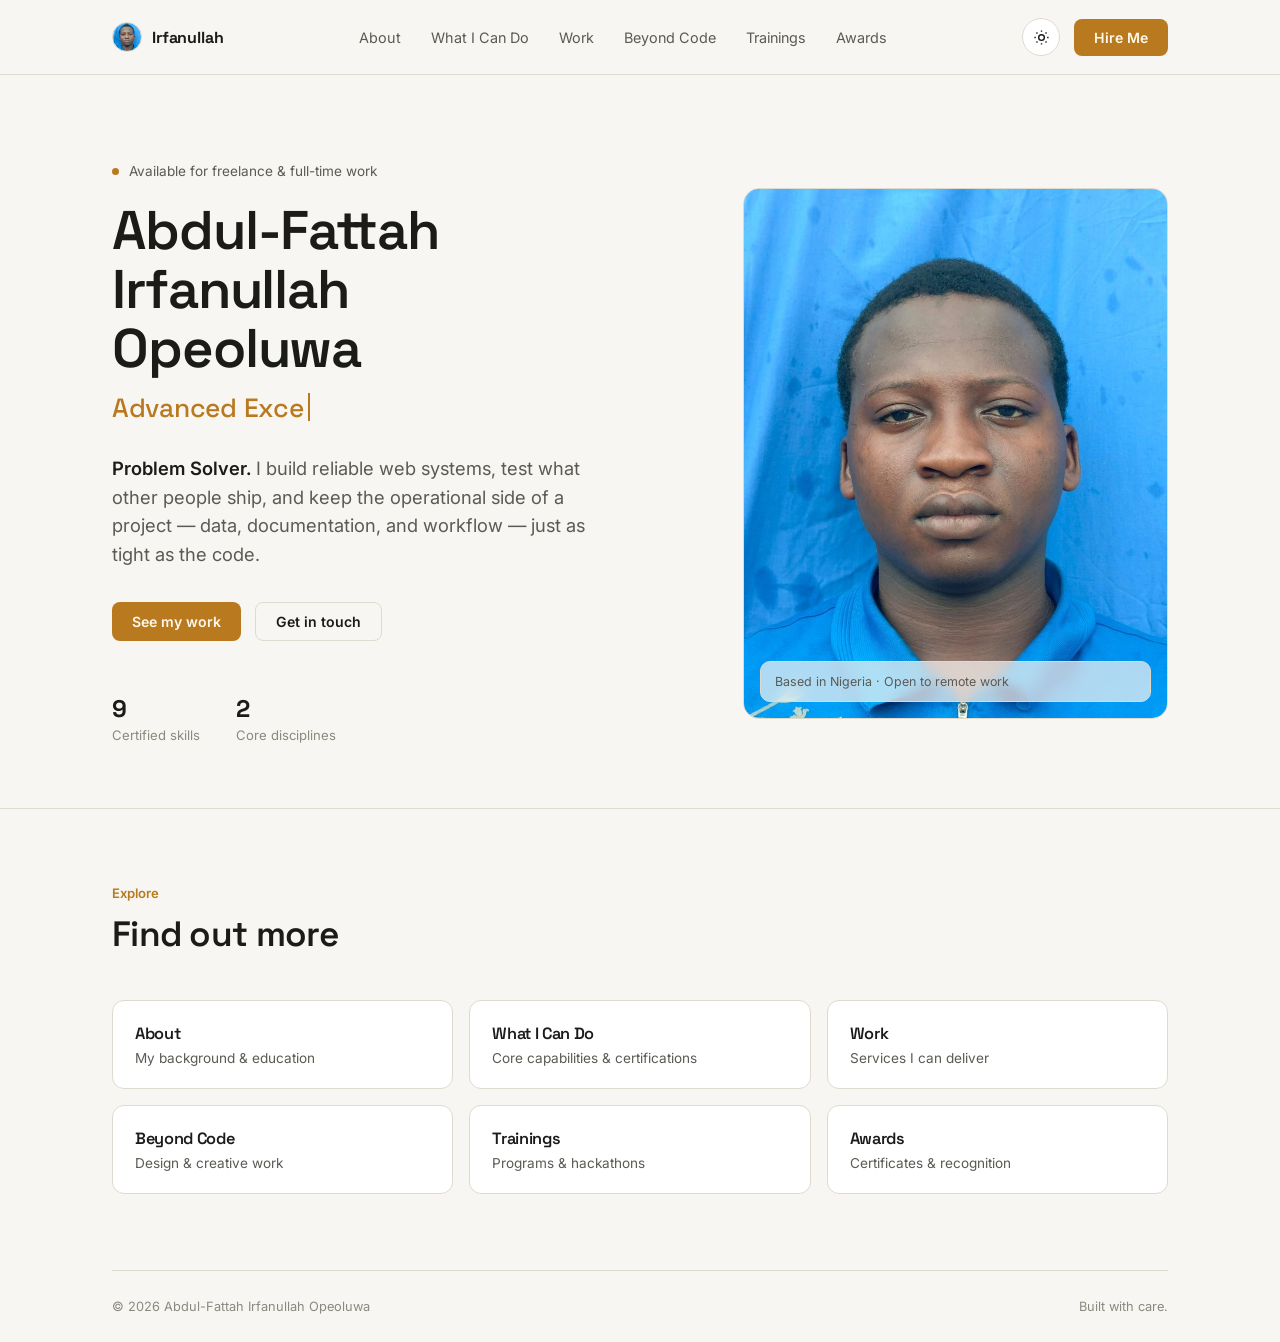
<file: index.html>
<!DOCTYPE html>
<html lang="en" data-theme="dark">
<head>
  <meta charset="UTF-8">
  <meta name="viewport" content="width=device-width, initial-scale=1.0">
  <title>Home — Abdul-Fattah Irfanullah Opeoluwa</title>

  <link rel="preconnect" href="https://fonts.googleapis.com">
  <link href="https://fonts.googleapis.com/css2?family=Space+Grotesk:wght@400;500;600;700&family=Inter:wght@400;500;600&display=swap" rel="stylesheet">
  <link rel="stylesheet" href="style.css">
</head>

<body>

<header>
  <nav>
    <a href="index.html" class="brand">
      <span class="mark-photo" role="img" aria-label="Irfanullah Abdulfattah Opeoluwa"></span>
      Irfanullah
    </a>

    <div class="nav-links" id="navLinks">
      <a href="about.html">About</a>
      <a href="capabilities.html">What I Can Do</a>
      <a href="work.html">Work</a>
      <a href="beyond.html">Beyond Code</a>
      <a href="trainings.html">Trainings</a>
      <a href="awards.html">Awards</a>
      <a href="contact.html" class="nav-contact-mobile">Contact</a>
    </div>

    <div class="nav-right">
      <button class="theme-toggle" id="themeToggle" aria-label="Toggle dark and light mode">
        <svg id="iconMoon" viewBox="0 0 24 24" fill="none" stroke="currentColor" stroke-width="2">
          <path d="M21 12.79A9 9 0 1 1 11.21 3 7 7 0 0 0 21 12.79z"/>
        </svg>

        <svg id="iconSun" viewBox="0 0 24 24" fill="none" stroke="currentColor" stroke-width="2" style="display:none">
          <circle cx="12" cy="12" r="4"/>
          <path d="M12 2v2M12 20v2M4.93 4.93l1.41 1.41M17.66 17.66l1.41 1.41M2 12h2M20 12h2M4.93 19.07l1.41-1.41M17.66 6.34l1.41-1.41"/>
        </svg>
      </button>

      <a href="contact.html" class="btn hire-btn">Hire Me</a>

      <button class="menu-toggle" id="menuToggle" aria-label="Open menu" aria-expanded="false">
        <svg viewBox="0 0 24 24" fill="none" stroke="currentColor" stroke-width="2" stroke-linecap="round">
          <line x1="3" y1="6" x2="21" y2="6"/>
          <line x1="3" y1="12" x2="21" y2="12"/>
          <line x1="3" y1="18" x2="21" y2="18"/>
        </svg>
      </button>
    </div>
  </nav>
</header>

<div class="wrap">
  <section class="hero">
    <div>
      <div class="eyebrow-line">
        <span class="dot"></span>
        Available for freelance & full-time work
      </div>

      <h1>Abdul-Fattah Irfanullah Opeoluwa</h1>

      <div class="typed-line">
        <span id="typedText"></span><span class="typed-cursor" aria-hidden="true"></span>
      </div>

      <p class="role">
        <strong>Problem Solver.</strong>
        I build reliable web systems, test what other people ship, and keep the operational side of a project — data, documentation, and workflow — just as tight as the code.
      </p>

      <div class="hero-actions">
        <a href="work.html" class="btn">See my work</a>
        <a href="contact.html" class="btn btn-ghost">Get in touch</a>
      </div>

      <div class="hero-stats">
        <div class="stat">
          <b>9</b>
          <span>Certified skills</span>
        </div>

        <div class="stat">
          <b>2</b>
          <span>Core disciplines</span>
        </div>
      </div>
    </div>

    <div class="hero-portrait">
      <div class="portrait-img" role="img" aria-label="Irfanullah Abdulfattah Opeoluwa"></div>
      <div class="corner-tag">Based in Nigeria · Open to remote work</div>
    </div>
  </section>
</div>

<div class="divider"></div>

<div class="wrap">
  <section class="section-links">
    <div class="section-head">
      <div class="kicker">Explore</div>
      <h2>Find out more</h2>
    </div>

    <div class="link-grid">
      <a href="about.html" class="link-card">
        <h3>About</h3>
        <p>My background & education</p>
      </a>

      <a href="capabilities.html" class="link-card">
        <h3>What I Can Do</h3>
        <p>Core capabilities & certifications</p>
      </a>

      <a href="work.html" class="link-card">
        <h3>Work</h3>
        <p>Services I can deliver</p>
      </a>

      <a href="beyond.html" class="link-card">
        <h3>Beyond Code</h3>
        <p>Design & creative work</p>
      </a>

      <a href="trainings.html" class="link-card">
        <h3>Trainings</h3>
        <p>Programs & hackathons</p>
      </a>

      <a href="awards.html" class="link-card">
        <h3>Awards</h3>
        <p>Certificates & recognition</p>
      </a>
    </div>
  </section>
</div>

<div class="wrap">
  <footer>
    <span>© 2026 Abdul-Fattah Irfanullah Opeoluwa</span>
    <span>Built with care.</span>
  </footer>
</div>

<script src="script.js"></script>

</body>
</html>
</file>
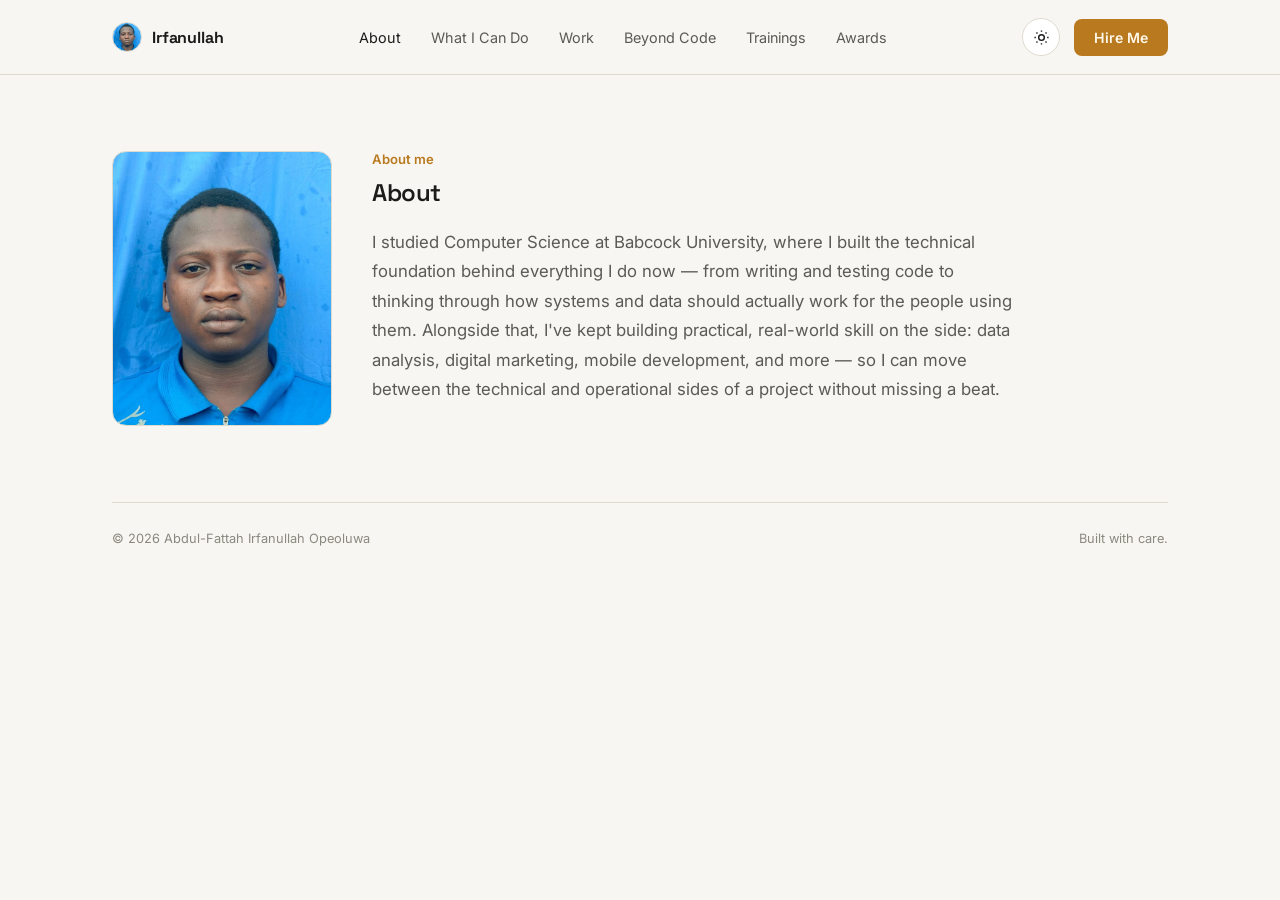
<file: about.html>
<!DOCTYPE html>
<html lang="en" data-theme="dark">
<head>
<meta charset="UTF-8">
<meta name="viewport" content="width=device-width, initial-scale=1.0">
<title>About — Abdul-Fattah Irfanullah Opeoluwa</title>
<link rel="preconnect" href="https://fonts.googleapis.com">
<link href="https://fonts.googleapis.com/css2?family=Space+Grotesk:wght@400;500;600;700&family=Inter:wght@400;500;600&display=swap" rel="stylesheet">
<link rel="stylesheet" href="style.css">
</head>
<body>
<header>
  <nav>
    <a href="index.html" class="brand"><span class="mark-photo" role="img" aria-label="Irfanullah Abdulfattah Opeoluwa"></span> Irfanullah</a>
    <div class="nav-links" id="navLinks">
      <a href="about.html" class="active">About</a>
      <a href="capabilities.html">What I Can Do</a>
      <a href="work.html">Work</a>
      <a href="beyond.html">Beyond Code</a>
      <a href="trainings.html">Trainings</a>
      <a href="awards.html">Awards</a>
      <a href="contact.html" class="nav-contact-mobile">Contact</a>
    </div>
<div class="nav-right">
      <button class="theme-toggle" id="themeToggle" aria-label="Toggle dark and light mode">
        <svg id="iconMoon" viewBox="0 0 24 24" fill="none" stroke="currentColor" stroke-width="2"><path d="M21 12.79A9 9 0 1 1 11.21 3 7 7 0 0 0 21 12.79z"/></svg>
        <svg id="iconSun" viewBox="0 0 24 24" fill="none" stroke="currentColor" stroke-width="2" style="display:none"><circle cx="12" cy="12" r="4"/><path d="M12 2v2M12 20v2M4.93 4.93l1.41 1.41M17.66 17.66l1.41 1.41M2 12h2M20 12h2M4.93 19.07l1.41-1.41M17.66 6.34l1.41-1.41"/></svg>
      </button>
      <a href="contact.html" class="btn hire-btn">Hire Me</a>
      <button class="menu-toggle" id="menuToggle" aria-label="Open menu" aria-expanded="false">
        <svg viewBox="0 0 24 24" fill="none" stroke="currentColor" stroke-width="2" stroke-linecap="round"><line x1="3" y1="6" x2="21" y2="6"/><line x1="3" y1="12" x2="21" y2="12"/><line x1="3" y1="18" x2="21" y2="18"/></svg>
      </button>
    </div>
  </nav>
</header>

<div class="wrap" id="about">
  <section class="about-section about-with-photo">
    <div class="about-photo" role="img" aria-label="Irfanullah Abdulfattah Opeoluwa"></div>
    <div>
      <div class="kicker">About me</div>
      <h2 style="margin-bottom:20px;">About</h2>
      <p class="about-text">I studied Computer Science at Babcock University, where I built the technical foundation behind everything I do now — from writing and testing code to thinking through how systems and data should actually work for the people using them. Alongside that, I've kept building practical, real-world skill on the side: data analysis, digital marketing, mobile development, and more — so I can move between the technical and operational sides of a project without missing a beat.</p>
    </div>
  </section>
</div>

<div class="wrap">
  <footer>
    <span>© 2026 Abdul-Fattah Irfanullah Opeoluwa</span>
    <span>Built with care.</span>
  </footer>
</div>

<script src="script.js"></script>

</body>
</html>
</file>
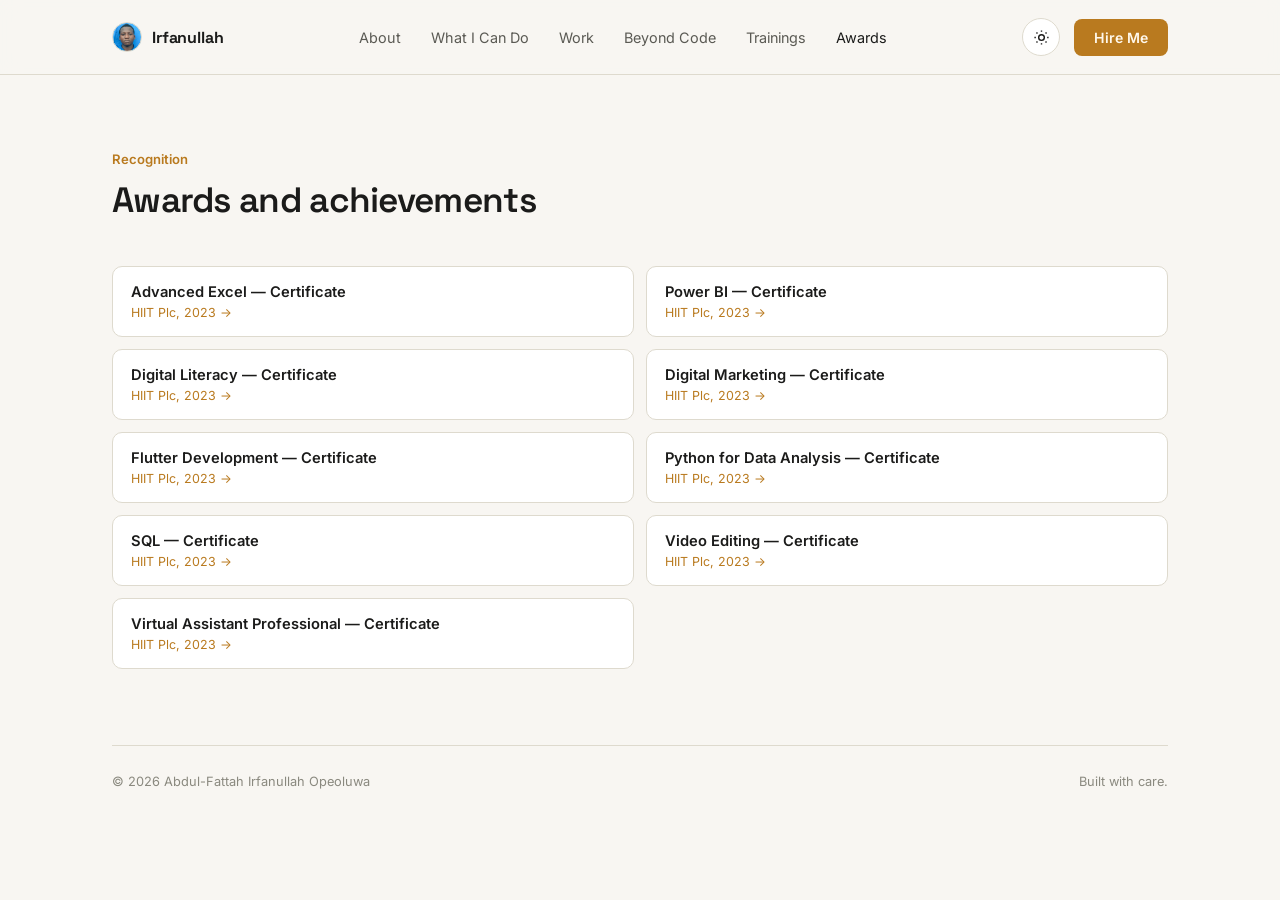
<file: awards.html>
<!DOCTYPE html>
<html lang="en" data-theme="dark">
<head>
<meta charset="UTF-8">
<meta name="viewport" content="width=device-width, initial-scale=1.0">
<title>Awards — Abdul-Fattah Irfanullah Opeoluwa</title>
<link rel="preconnect" href="https://fonts.googleapis.com">
<link href="https://fonts.googleapis.com/css2?family=Space+Grotesk:wght@400;500;600;700&family=Inter:wght@400;500;600&display=swap" rel="stylesheet">
<link rel="stylesheet" href="style.css">
</head>
<body>
<header>
  <nav>
    <a href="index.html" class="brand"><span class="mark-photo" role="img" aria-label="Irfanullah Abdulfattah Opeoluwa"></span> Irfanullah</a>
    <div class="nav-links" id="navLinks">
      <a href="about.html">About</a>
      <a href="capabilities.html">What I Can Do</a>
      <a href="work.html">Work</a>
      <a href="beyond.html">Beyond Code</a>
      <a href="trainings.html">Trainings</a>
      <a href="awards.html" class="active">Awards</a>
      <a href="contact.html" class="nav-contact-mobile">Contact</a>
    </div>
<div class="nav-right">
      <button class="theme-toggle" id="themeToggle" aria-label="Toggle dark and light mode">
        <svg id="iconMoon" viewBox="0 0 24 24" fill="none" stroke="currentColor" stroke-width="2"><path d="M21 12.79A9 9 0 1 1 11.21 3 7 7 0 0 0 21 12.79z"/></svg>
        <svg id="iconSun" viewBox="0 0 24 24" fill="none" stroke="currentColor" stroke-width="2" style="display:none"><circle cx="12" cy="12" r="4"/><path d="M12 2v2M12 20v2M4.93 4.93l1.41 1.41M17.66 17.66l1.41 1.41M2 12h2M20 12h2M4.93 19.07l1.41-1.41M17.66 6.34l1.41-1.41"/></svg>
      </button>
      <a href="contact.html" class="btn hire-btn">Hire Me</a>
      <button class="menu-toggle" id="menuToggle" aria-label="Open menu" aria-expanded="false">
        <svg viewBox="0 0 24 24" fill="none" stroke="currentColor" stroke-width="2" stroke-linecap="round"><line x1="3" y1="6" x2="21" y2="6"/><line x1="3" y1="12" x2="21" y2="12"/><line x1="3" y1="18" x2="21" y2="18"/></svg>
      </button>
    </div>
  </nav>
</header>

<div class="wrap" id="awards">
  <section>
    <div class="section-head">
      <div class="kicker">Recognition</div>
      <h2>Awards and achievements</h2>
    </div>
    <div class="award-list-full">
      <a class="award-item-link" href="Certificate/advanced-excel.pdf" target="_blank" rel="noopener"><b>Advanced Excel — Certificate</b><span>HIIT Plc, 2023 →</span></a>
      <a class="award-item-link" href="Certificate/power-bi.pdf" target="_blank" rel="noopener"><b>Power BI — Certificate</b><span>HIIT Plc, 2023 →</span></a>
      <a class="award-item-link" href="Certificate/digital-literacy.pdf" target="_blank" rel="noopener"><b>Digital Literacy — Certificate</b><span>HIIT Plc, 2023 →</span></a>
      <a class="award-item-link" href="Certificate/digital-marketing.pdf" target="_blank" rel="noopener"><b>Digital Marketing — Certificate</b><span>HIIT Plc, 2023 →</span></a>
      <a class="award-item-link" href="Certificate/flutter.pdf" target="_blank" rel="noopener"><b>Flutter Development — Certificate</b><span>HIIT Plc, 2023 →</span></a>
      <a class="award-item-link" href="Certificate/python-data-analysis.pdf" target="_blank" rel="noopener"><b>Python for Data Analysis — Certificate</b><span>HIIT Plc, 2023 →</span></a>
      <a class="award-item-link" href="Certificate/sql.pdf" target="_blank" rel="noopener"><b>SQL — Certificate</b><span>HIIT Plc, 2023 →</span></a>
      <a class="award-item-link" href="Certificate/video-editing.pdf" target="_blank" rel="noopener"><b>Video Editing — Certificate</b><span>HIIT Plc, 2023 →</span></a>
      <a class="award-item-link" href="Certificate/virtual-assistant.pdf" target="_blank" rel="noopener"><b>Virtual Assistant Professional — Certificate</b><span>HIIT Plc, 2023 →</span></a>
    </div>
  </section>
</div>

<div class="wrap">
  <footer>
    <span>© 2026 Abdul-Fattah Irfanullah Opeoluwa</span>
    <span>Built with care.</span>
  </footer>
</div>

<script src="script.js"></script>

</body>
</html>
</file>
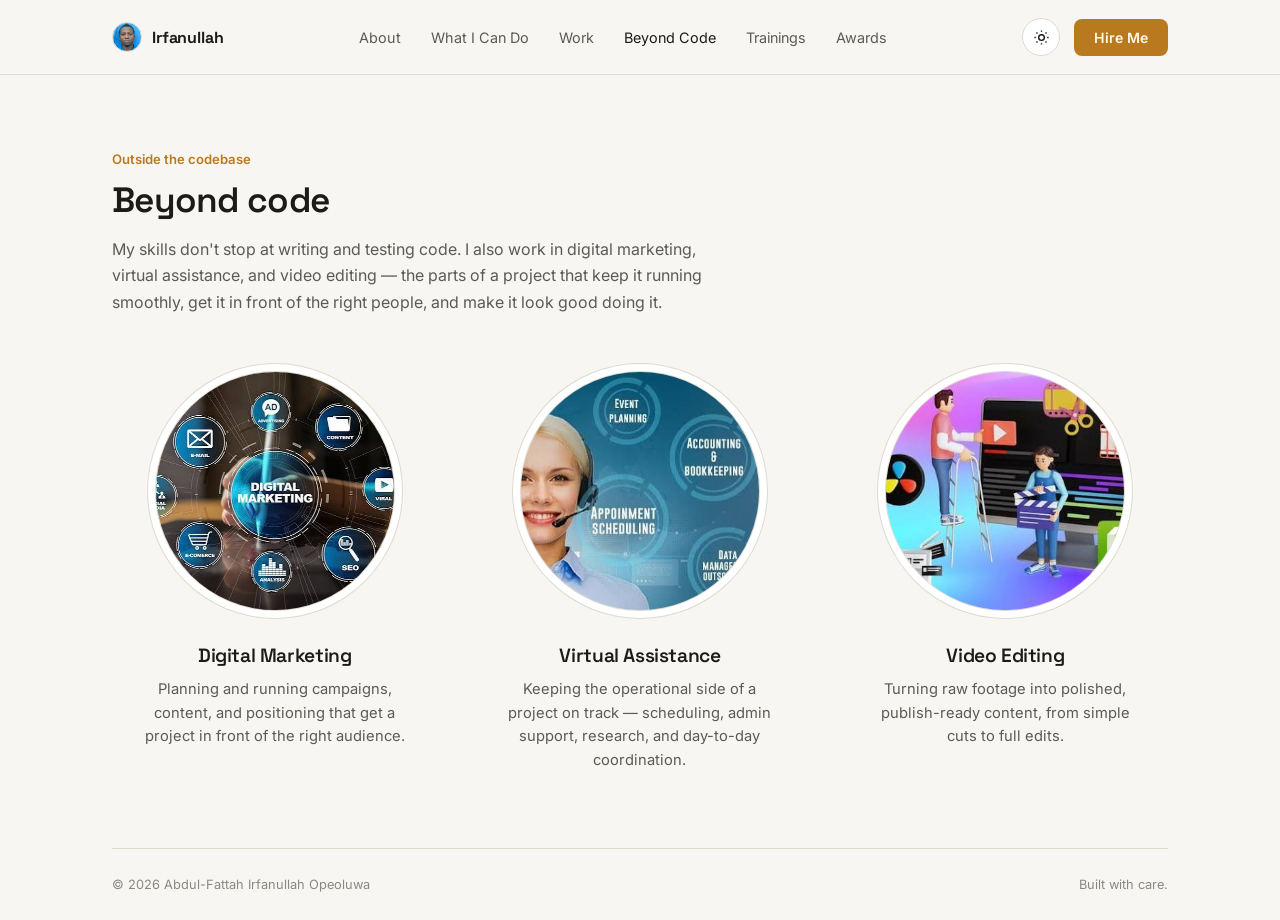
<file: beyond.html>
<!DOCTYPE html>
<html lang="en" data-theme="dark">
<head>
<meta charset="UTF-8">
<meta name="viewport" content="width=device-width, initial-scale=1.0">
<title>Beyond Code — Abdul-Fattah Irfanullah Opeoluwa</title>
<link rel="preconnect" href="https://fonts.googleapis.com">
<link href="https://fonts.googleapis.com/css2?family=Space+Grotesk:wght@400;500;600;700&family=Inter:wght@400;500;600&display=swap" rel="stylesheet">
<link rel="stylesheet" href="style.css">
<style>
  /* Beyond code — heading on top, circular image cards in a row below */
  .beyond-head{max-width:620px; margin-bottom:56px;}
  .beyond-head h2{font-size:clamp(1.6rem,3vw,2.2rem);}
  .beyond-head p{color:var(--text-dim); line-height:1.65; margin-top:14px;}

  .beyond-track{
    display:grid; grid-template-columns:repeat(3,1fr); gap:40px;
    align-items:start;
  }
  .beyond-item{text-align:center; display:flex; flex-direction:column; align-items:center;}
  .beyond-circle{
    width:min(240px,100%); aspect-ratio:1; border-radius:50%;
    overflow:hidden; flex-shrink:0;
    border:1px solid var(--border);
    box-shadow:0 0 0 7px var(--bg-raised), 0 0 0 8px var(--border);
    background:var(--bg-inset);
  }
  .beyond-circle img{width:100%; height:100%; object-fit:cover; display:block;}
  .beyond-item h3{font-size:1.2rem; margin-top:32px; margin-bottom:10px;}
  .beyond-item p{color:var(--text-dim); font-size:.92rem; line-height:1.6; max-width:30ch;}

  .beyond-arrows{display:none; justify-content:center; gap:12px; margin-top:28px;}
  .beyond-arrows button{
    width:40px; height:40px; border-radius:50%;
    border:1px solid var(--border); background:var(--bg-raised); color:var(--text);
    cursor:pointer; display:flex; align-items:center; justify-content:center;
  }
  .beyond-arrows button:hover{border-color:var(--accent); color:var(--accent);}
  .beyond-arrows button:focus-visible{outline:2px solid var(--accent); outline-offset:3px;}
  .beyond-arrows svg{width:18px; height:18px;}

  /* Tablet/mobile: swipeable carousel with arrows */
  @media(max-width:820px){
    .beyond-track{
      display:flex; gap:24px; overflow-x:auto; padding:12px 8px 8px;
      scroll-snap-type:x mandatory; scrollbar-width:none;
    }
    .beyond-track::-webkit-scrollbar{display:none;}
    .beyond-item{flex:0 0 78%; scroll-snap-align:center;}
    .beyond-arrows{display:flex;}
  }
</style>
</head>
<body>
<header>
  <nav>
    <a href="index.html" class="brand"><span class="mark-photo" role="img" aria-label="Irfanullah Abdulfattah Opeoluwa"></span> Irfanullah</a>
    <div class="nav-links" id="navLinks">
      <a href="about.html">About</a>
      <a href="capabilities.html">What I Can Do</a>
      <a href="work.html">Work</a>
      <a href="beyond.html" class="active">Beyond Code</a>
      <a href="trainings.html">Trainings</a>
      <a href="awards.html">Awards</a>
      <a href="contact.html" class="nav-contact-mobile">Contact</a>
    </div>
<div class="nav-right">
      <button class="theme-toggle" id="themeToggle" aria-label="Toggle dark and light mode">
        <svg id="iconMoon" viewBox="0 0 24 24" fill="none" stroke="currentColor" stroke-width="2"><path d="M21 12.79A9 9 0 1 1 11.21 3 7 7 0 0 0 21 12.79z"/></svg>
        <svg id="iconSun" viewBox="0 0 24 24" fill="none" stroke="currentColor" stroke-width="2" style="display:none"><circle cx="12" cy="12" r="4"/><path d="M12 2v2M12 20v2M4.93 4.93l1.41 1.41M17.66 17.66l1.41 1.41M2 12h2M20 12h2M4.93 19.07l1.41-1.41M17.66 6.34l1.41-1.41"/></svg>
      </button>
      <a href="contact.html" class="btn hire-btn">Hire Me</a>
      <button class="menu-toggle" id="menuToggle" aria-label="Open menu" aria-expanded="false">
        <svg viewBox="0 0 24 24" fill="none" stroke="currentColor" stroke-width="2" stroke-linecap="round"><line x1="3" y1="6" x2="21" y2="6"/><line x1="3" y1="12" x2="21" y2="12"/><line x1="3" y1="18" x2="21" y2="18"/></svg>
      </button>
    </div>
  </nav>
</header>

<div class="wrap" id="beyond">
  <section>
    <div class="beyond-head">
      <div class="kicker">Outside the codebase</div>
      <h2>Beyond code</h2>
      <p>My skills don't stop at writing and testing code. I also work in digital marketing, virtual assistance, and video editing — the parts of a project that keep it running smoothly, get it in front of the right people, and make it look good doing it.</p>
    </div>

    <div class="beyond-track" id="beyondTrack">
      <article class="beyond-item">
        <div class="beyond-circle">
          <img src="images/digital-marketing.png" alt="Digital marketing icons: email, advertising, content, social media, SEO and analytics" loading="lazy" style="object-position:50% 50%;">
        </div>
        <h3>Digital Marketing</h3>
        <p>Planning and running campaigns, content, and positioning that get a project in front of the right audience.</p>
      </article>

      <article class="beyond-item">
        <div class="beyond-circle">
          <img src="images/virtual-assistant.png" alt="Virtual assistant with a headset, covering event planning, scheduling and data management" loading="lazy" style="object-position:30% 50%;">
        </div>
        <h3>Virtual Assistance</h3>
        <p>Keeping the operational side of a project on track — scheduling, admin support, research, and day-to-day coordination.</p>
      </article>

      <article class="beyond-item">
        <div class="beyond-circle">
          <img src="images/video-editing.png" alt="Video editing illustration with Premiere Pro, DaVinci Resolve and Camtasia icons" loading="lazy" style="object-position:50% 50%;">
        </div>
        <h3>Video Editing</h3>
        <p>Turning raw footage into polished, publish-ready content, from simple cuts to full edits.</p>
      </article>
    </div>

    <div class="beyond-arrows">
      <button type="button" id="beyondPrev" aria-label="Previous">
        <svg viewBox="0 0 24 24" fill="none" stroke="currentColor" stroke-width="2" stroke-linecap="round" stroke-linejoin="round"><polyline points="15 18 9 12 15 6"/></svg>
      </button>
      <button type="button" id="beyondNext" aria-label="Next">
        <svg viewBox="0 0 24 24" fill="none" stroke="currentColor" stroke-width="2" stroke-linecap="round" stroke-linejoin="round"><polyline points="9 18 15 12 9 6"/></svg>
      </button>
    </div>
  </section>
</div>

<div class="wrap">
  <footer>
    <span>© 2026 Abdul-Fattah Irfanullah Opeoluwa</span>
    <span>Built with care.</span>
  </footer>
</div>

<script src="script.js"></script>
<script>
  (function(){
    var track = document.getElementById('beyondTrack');
    var prev = document.getElementById('beyondPrev');
    var next = document.getElementById('beyondNext');
    if(!track || !prev || !next) return;
    function step(dir){ track.scrollBy({left: dir * track.clientWidth * 0.8, behavior:'smooth'}); }
    prev.addEventListener('click', function(){ step(-1); });
    next.addEventListener('click', function(){ step(1); });
  })();
</script>

</body>
</html>
</file>
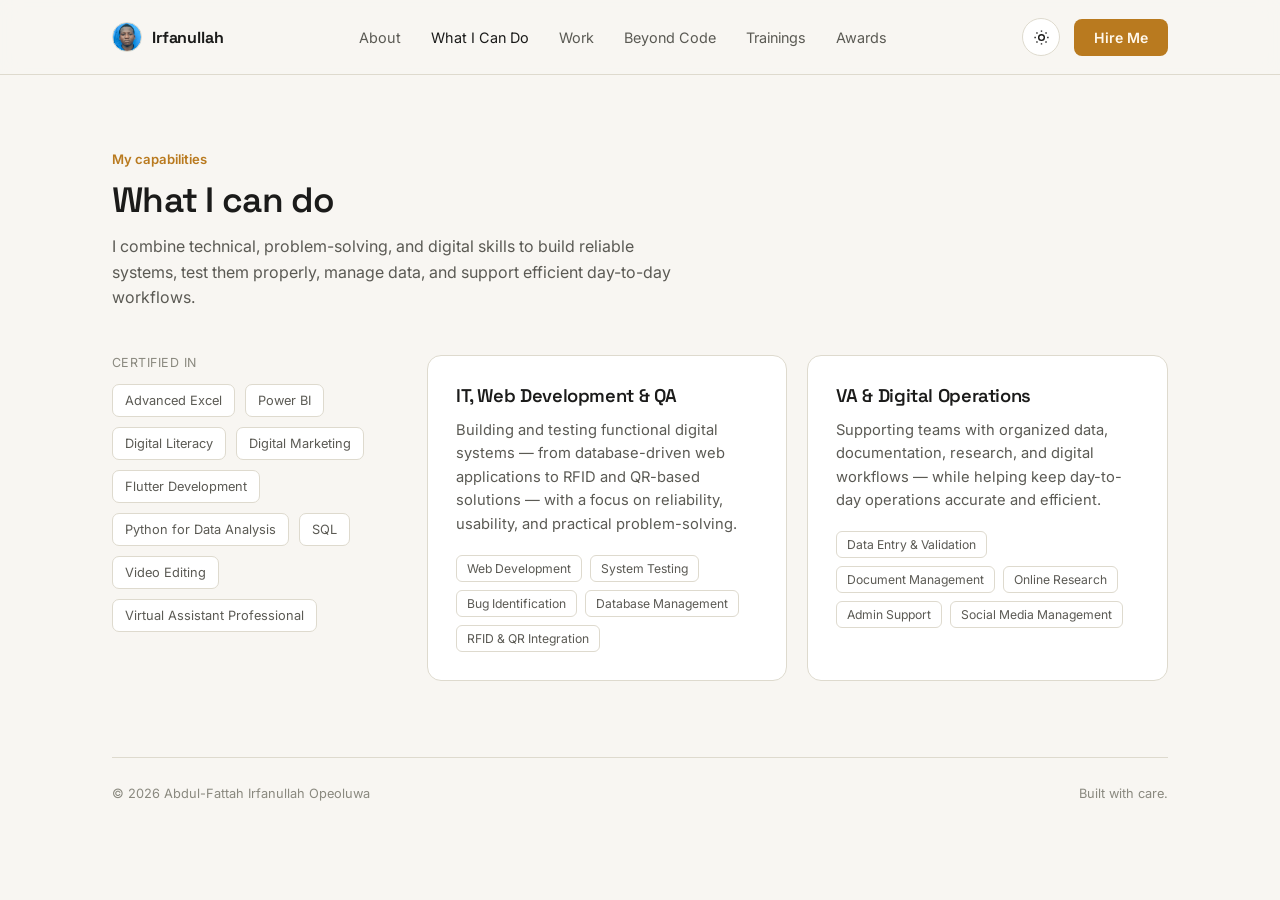
<file: capabilities.html>
<!DOCTYPE html>
<html lang="en" data-theme="dark">
<head>
<meta charset="UTF-8">
<meta name="viewport" content="width=device-width, initial-scale=1.0">
<title>What I Can Do — Abdul-Fattah Irfanullah Opeoluwa</title>
<link rel="preconnect" href="https://fonts.googleapis.com">
<link href="https://fonts.googleapis.com/css2?family=Space+Grotesk:wght@400;500;600;700&family=Inter:wght@400;500;600&display=swap" rel="stylesheet">
<link rel="stylesheet" href="style.css">
</head>
<body>
<header>
  <nav>
    <a href="index.html" class="brand"><span class="mark-photo" role="img" aria-label="Irfanullah Abdulfattah Opeoluwa"></span> Irfanullah</a>
    <div class="nav-links" id="navLinks">
      <a href="about.html">About</a>
      <a href="capabilities.html" class="active">What I Can Do</a>
      <a href="work.html">Work</a>
      <a href="beyond.html">Beyond Code</a>
      <a href="trainings.html">Trainings</a>
      <a href="awards.html">Awards</a>
      <a href="contact.html" class="nav-contact-mobile">Contact</a>
    </div>
<div class="nav-right">
      <button class="theme-toggle" id="themeToggle" aria-label="Toggle dark and light mode">
        <svg id="iconMoon" viewBox="0 0 24 24" fill="none" stroke="currentColor" stroke-width="2"><path d="M21 12.79A9 9 0 1 1 11.21 3 7 7 0 0 0 21 12.79z"/></svg>
        <svg id="iconSun" viewBox="0 0 24 24" fill="none" stroke="currentColor" stroke-width="2" style="display:none"><circle cx="12" cy="12" r="4"/><path d="M12 2v2M12 20v2M4.93 4.93l1.41 1.41M17.66 17.66l1.41 1.41M2 12h2M20 12h2M4.93 19.07l1.41-1.41M17.66 6.34l1.41-1.41"/></svg>
      </button>
      <a href="contact.html" class="btn hire-btn">Hire Me</a>
      <button class="menu-toggle" id="menuToggle" aria-label="Open menu" aria-expanded="false">
        <svg viewBox="0 0 24 24" fill="none" stroke="currentColor" stroke-width="2" stroke-linecap="round"><line x1="3" y1="6" x2="21" y2="6"/><line x1="3" y1="12" x2="21" y2="12"/><line x1="3" y1="18" x2="21" y2="18"/></svg>
      </button>
    </div>
  </nav>
</header>

<div class="wrap" id="capabilities">
  <section>
    <div class="section-head">
      <div class="kicker">My capabilities</div>
      <h2>What I can do</h2>
      <p>I combine technical, problem-solving, and digital skills to build reliable systems, test them properly, manage data, and support efficient day-to-day workflows.</p>
    </div>
    <div class="capabilities">
      <div class="cap-skills-col">
      <div class="cap-skills-label">Certified in</div>
      <div class="cap-skills">
        <a href="http://hiit.ng/certificates/microsoft-excel-certificate/?course_id=364461&cert-nonce=608e66088e" target="_blank" rel="noopener">Advanced Excel</a>
        <a href="http://hiit.ng/certificates/power-bi-certificate/?course_id=381027&cert-nonce=7513c1da40" target="_blank" rel="noopener">Power BI</a>
        <a href="http://hiit.ng/certificates/digital-literacy-certificate/?course_id=376071&cert-nonce=c2f84bd7bc" target="_blank" rel="noopener">Digital Literacy</a>
        <a href="http://hiit.ng/certificates/digital-marketing-certificate/?course_id=364952&cert-nonce=7bbd9f0f01" target="_blank" rel="noopener">Digital Marketing</a>
        <a href="http://hiit.ng/certificates/mobile-app-development-with-flutter/?course_id=370462&cert-nonce=a53fc07a1c" target="_blank" rel="noopener">Flutter Development</a>
        <a href="http://hiit.ng/certificates/data-analysis-with-python-certificate/?course_id=370995&cert-nonce=7f6c0e0a08" target="_blank" rel="noopener">Python for Data Analysis</a>
        <a href="http://hiit.ng/certificates/structured-query-languagesql/?course_id=365510&cert-nonce=5ebe4a454e" target="_blank" rel="noopener">SQL</a>
        <a href="http://hiit.ng/certificates/video-editing-certificate/?course_id=376319&cert-nonce=362a739e52" target="_blank" rel="noopener">Video Editing</a>
        <a href="http://hiit.ng/certificates/virtual-assistant/?course_id=372274&cert-nonce=a197415c15" target="_blank" rel="noopener">Virtual Assistant Professional</a>
      </div>
      </div>
      <div class="cap-card">
        <h3>IT, Web Development & QA</h3>
        <p>Building and testing functional digital systems — from database-driven web applications to RFID and QR-based solutions — with a focus on reliability, usability, and practical problem-solving.</p>
        <div class="tag-row">
          <span>Web Development</span><span>System Testing</span><span>Bug Identification</span>
          <span>Database Management</span><span>RFID & QR Integration</span>
        </div>
      </div>
      <div class="cap-card">
        <h3>VA & Digital Operations</h3>
        <p>Supporting teams with organized data, documentation, research, and digital workflows — while helping keep day-to-day operations accurate and efficient.</p>
        <div class="tag-row">
          <span>Data Entry & Validation</span><span>Document Management</span><span>Online Research</span>
          <span>Admin Support</span><span>Social Media Management</span>
        </div>
      </div>
    </div>
  </section>
</div>

<div class="wrap">
  <footer>
    <span>© 2026 Abdul-Fattah Irfanullah Opeoluwa</span>
    <span>Built with care.</span>
  </footer>
</div>

<script src="script.js"></script>

</body>
</html>
</file>
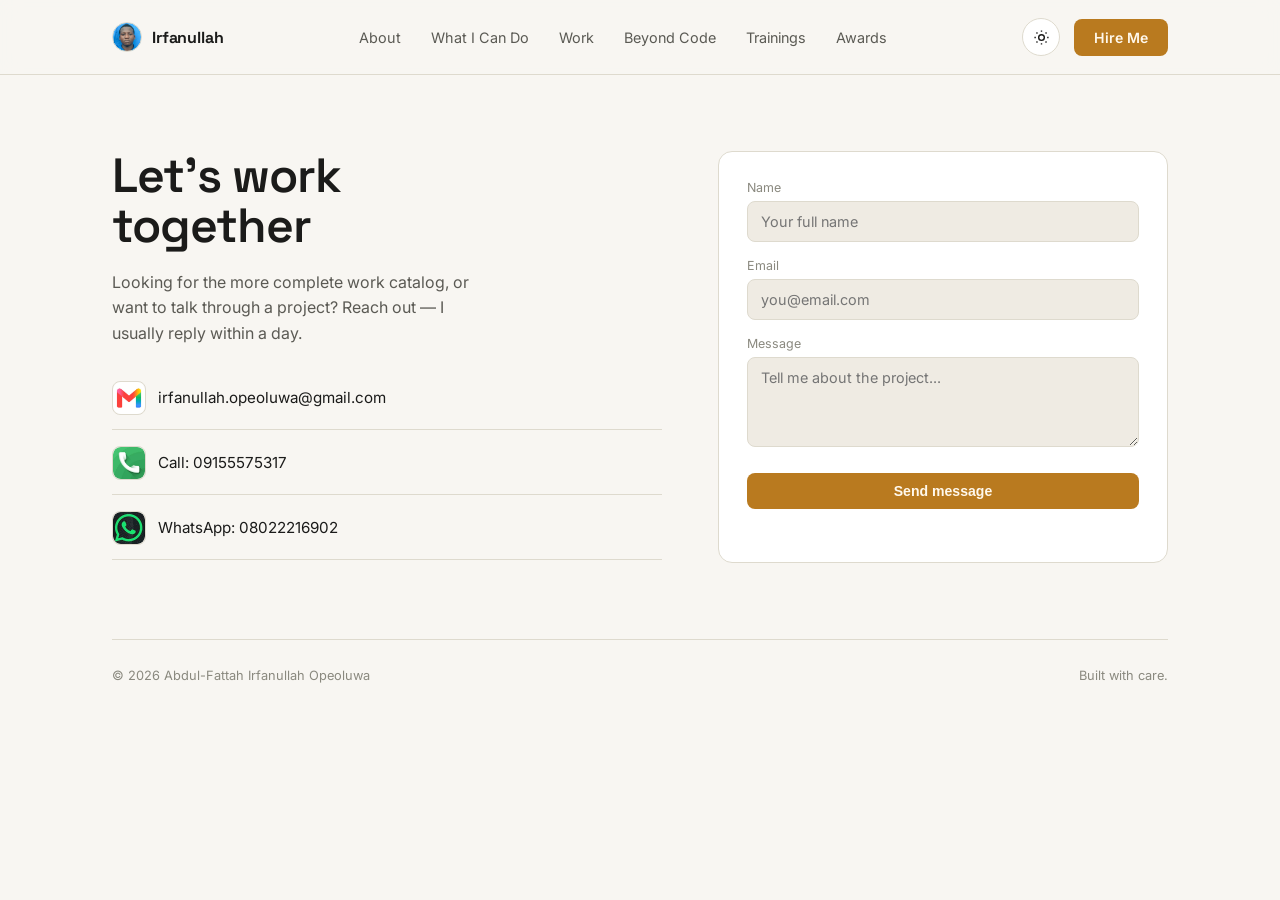
<file: contact.html>
<!DOCTYPE html>
<html lang="en" data-theme="dark">
<head>
<meta charset="UTF-8">
<meta name="viewport" content="width=device-width, initial-scale=1.0">
<title>Contact — Abdul-Fattah Irfanullah Opeoluwa</title>
<link rel="preconnect" href="https://fonts.googleapis.com">
<link href="https://fonts.googleapis.com/css2?family=Space+Grotesk:wght@400;500;600;700&family=Inter:wght@400;500;600&display=swap" rel="stylesheet">
<link rel="stylesheet" href="style.css">
<style>
  .contact-list a .ic{padding:0; overflow:hidden; background:transparent;}
  .contact-list a .ic img{width:100%; height:100%; object-fit:cover; display:block; border-radius:8px;}
  .contact-list a:hover{color:var(--accent);}
  .contact-list a:focus-visible{outline:2px solid var(--accent); outline-offset:4px;}
</style>
</head>
<body>
<header>
  <nav>
    <a href="index.html" class="brand"><span class="mark-photo" role="img" aria-label="Irfanullah Abdulfattah Opeoluwa"></span> Irfanullah</a>
    <div class="nav-links" id="navLinks">
      <a href="about.html">About</a>
      <a href="capabilities.html">What I Can Do</a>
      <a href="work.html">Work</a>
      <a href="beyond.html">Beyond Code</a>
      <a href="trainings.html">Trainings</a>
      <a href="awards.html">Awards</a>
      <a href="contact.html" class="nav-contact-mobile">Contact</a>
    </div>
<div class="nav-right">
      <button class="theme-toggle" id="themeToggle" aria-label="Toggle dark and light mode">
        <svg id="iconMoon" viewBox="0 0 24 24" fill="none" stroke="currentColor" stroke-width="2"><path d="M21 12.79A9 9 0 1 1 11.21 3 7 7 0 0 0 21 12.79z"/></svg>
        <svg id="iconSun" viewBox="0 0 24 24" fill="none" stroke="currentColor" stroke-width="2" style="display:none"><circle cx="12" cy="12" r="4"/><path d="M12 2v2M12 20v2M4.93 4.93l1.41 1.41M17.66 17.66l1.41 1.41M2 12h2M20 12h2M4.93 19.07l1.41-1.41M17.66 6.34l1.41-1.41"/></svg>
      </button>
      <a href="contact.html" class="btn hire-btn">Hire Me</a>
      <button class="menu-toggle" id="menuToggle" aria-label="Open menu" aria-expanded="false">
        <svg viewBox="0 0 24 24" fill="none" stroke="currentColor" stroke-width="2" stroke-linecap="round"><line x1="3" y1="6" x2="21" y2="6"/><line x1="3" y1="12" x2="21" y2="12"/><line x1="3" y1="18" x2="21" y2="18"/></svg>
      </button>
    </div>
  </nav>
</header>

<div class="wrap" id="contact">
  <section class="contact">
    <div>
      <h2>Let's work together</h2>
      <p class="contact-sub">Looking for the more complete work catalog, or want to talk through a project? Reach out — I usually reply within a day.</p>
      <div class="contact-list">
        <a href="mailto:irfanullah.opeoluwa@gmail.com"><span class="ic"><img src="images/gmail-icon.png" alt="" width="34" height="34"></span> irfanullah.opeoluwa@gmail.com</a>
        <a href="tel:+2349155575317" aria-label="Call 09155575317">
          <span class="ic"><img src="images/phone-icon.png" alt="" width="34" height="34"></span>
          Call: 09155575317
        </a>
        <a href="https://wa.me/2348022216902" target="_blank" rel="noopener" aria-label="Chat on WhatsApp 08022216902">
          <span class="ic"><img src="images/whatsapp-icon.png" alt="" width="34" height="34"></span>
          WhatsApp: 08022216902
        </a>
      </div>
    </div>
    <div class="form-card">
      <form action="https://formspree.io/f/mzebggvn" method="POST" id="contactForm">
        <div class="field"><label>Name</label><input type="text" name="name" placeholder="Your full name" required></div>
        <div class="field"><label>Email</label><input type="email" name="email" placeholder="you@email.com" required></div>
        <div class="field"><label>Message</label><textarea name="message" placeholder="Tell me about the project..." required></textarea></div>
        <button type="submit" class="btn">Send message</button>
        <p id="formStatus" class="form-status"></p>
      </form>
    </div>
  </section>
</div>

<div class="wrap">
  <footer>
    <span>© 2026 Abdul-Fattah Irfanullah Opeoluwa</span>
    <span>Built with care.</span>
  </footer>
</div>

<script src="script.js"></script>
<script>
  const contactForm = document.getElementById('contactForm');
  const formStatus = document.getElementById('formStatus');
  if (contactForm) {
    contactForm.addEventListener('submit', async (e) => {
      e.preventDefault();
      const data = new FormData(contactForm);
      formStatus.textContent = 'Sending...';
      try {
        const res = await fetch(contactForm.action, {
          method: 'POST',
          body: data,
          headers: { 'Accept': 'application/json' }
        });
        if (res.ok) {
          formStatus.textContent = "Thanks — your message has been sent. I'll get back to you soon.";
          contactForm.reset();
        } else {
          formStatus.textContent = 'Something went wrong. Please try again or email me directly.';
        }
      } catch (err) {
        formStatus.textContent = 'Something went wrong. Please try again or email me directly.';
      }
    });
  }
</script>

</body>
</html>
</file>
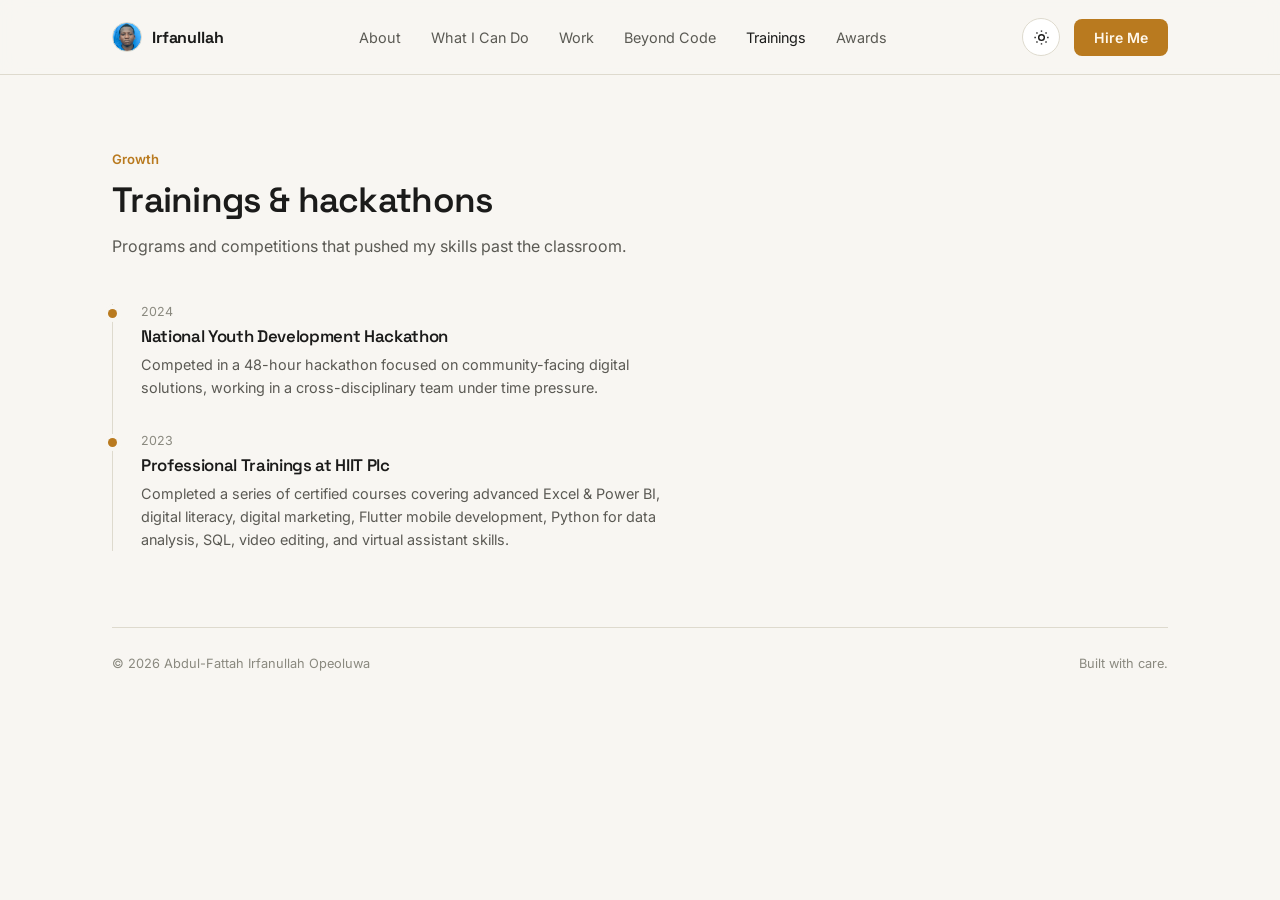
<file: trainings.html>
<!DOCTYPE html>
<html lang="en" data-theme="dark">
<head>
<meta charset="UTF-8">
<meta name="viewport" content="width=device-width, initial-scale=1.0">
<title>Trainings — Abdul-Fattah Irfanullah Opeoluwa</title>
<link rel="preconnect" href="https://fonts.googleapis.com">
<link href="https://fonts.googleapis.com/css2?family=Space+Grotesk:wght@400;500;600;700&family=Inter:wght@400;500;600&display=swap" rel="stylesheet">
<link rel="stylesheet" href="style.css">
</head>
<body>
<header>
  <nav>
    <a href="index.html" class="brand"><span class="mark-photo" role="img" aria-label="Irfanullah Abdulfattah Opeoluwa"></span> Irfanullah</a>
    <div class="nav-links" id="navLinks">
      <a href="about.html">About</a>
      <a href="capabilities.html">What I Can Do</a>
      <a href="work.html">Work</a>
      <a href="beyond.html">Beyond Code</a>
      <a href="trainings.html" class="active">Trainings</a>
      <a href="awards.html">Awards</a>
      <a href="contact.html" class="nav-contact-mobile">Contact</a>
    </div>
<div class="nav-right">
      <button class="theme-toggle" id="themeToggle" aria-label="Toggle dark and light mode">
        <svg id="iconMoon" viewBox="0 0 24 24" fill="none" stroke="currentColor" stroke-width="2"><path d="M21 12.79A9 9 0 1 1 11.21 3 7 7 0 0 0 21 12.79z"/></svg>
        <svg id="iconSun" viewBox="0 0 24 24" fill="none" stroke="currentColor" stroke-width="2" style="display:none"><circle cx="12" cy="12" r="4"/><path d="M12 2v2M12 20v2M4.93 4.93l1.41 1.41M17.66 17.66l1.41 1.41M2 12h2M20 12h2M4.93 19.07l1.41-1.41M17.66 6.34l1.41-1.41"/></svg>
      </button>
      <a href="contact.html" class="btn hire-btn">Hire Me</a>
      <button class="menu-toggle" id="menuToggle" aria-label="Open menu" aria-expanded="false">
        <svg viewBox="0 0 24 24" fill="none" stroke="currentColor" stroke-width="2" stroke-linecap="round"><line x1="3" y1="6" x2="21" y2="6"/><line x1="3" y1="12" x2="21" y2="12"/><line x1="3" y1="18" x2="21" y2="18"/></svg>
      </button>
    </div>
  </nav>
</header>

<div class="wrap" id="trainings">
  <section>
    <div class="section-head">
      <div class="kicker">Growth</div>
      <h2>Trainings & hackathons</h2>
      <p>Programs and competitions that pushed my skills past the classroom.</p>
    </div>
    <div class="timeline">
      <div class="timeline-item">
        <div class="t-date">2024</div>
        <h3>National Youth Development Hackathon</h3>
        <p>Competed in a 48-hour hackathon focused on community-facing digital solutions, working in a cross-disciplinary team under time pressure.</p>
      </div>
      <div class="timeline-item">
        <div class="t-date">2023</div>
        <h3>Professional Trainings at HIIT Plc</h3>
        <p>Completed a series of certified courses covering advanced Excel & Power BI, digital literacy, digital marketing, Flutter mobile development, Python for data analysis, SQL, video editing, and virtual assistant skills.</p>
      </div>
    </div>
  </section>
</div>

<div class="wrap">
  <footer>
    <span>© 2026 Abdul-Fattah Irfanullah Opeoluwa</span>
    <span>Built with care.</span>
  </footer>
</div>

<script src="script.js"></script>

</body>
</html>
</file>
<file: style.css>
:root{
    --profile-img: url("[data-uri]");
    --bg:#13151A;
    --bg-raised:#1A1D24;
    --bg-inset:#0F1115;
    --text:#EDEEF0;
    --text-dim:#9BA0AC;
    --text-faint:#6B707C;
    --border:#2A2E38;
    --accent:#E8A33D;
    --accent-text:#1A1200;
    --shadow: 0 1px 0 rgba(0,0,0,.4);
    color-scheme: dark;
  }
  html[data-theme="light"]{
    --bg:#F8F6F2;
    --bg-raised:#FFFFFF;
    --bg-inset:#EFEBE3;
    --text:#1B1B1A;
    --text-dim:#5B5A54;
    --text-faint:#8A897F;
    --border:#DEDACE;
    --accent:#B97A1F;
    --accent-text:#FFF8EC;
    --shadow: 0 1px 0 rgba(0,0,0,.05);
    color-scheme: light;
  }

  *{box-sizing:border-box; margin:0; padding:0;}
  html{scroll-behavior:smooth;}
  body{
    background:var(--bg);
    color:var(--text);
    font-family:'Inter', sans-serif;
    -webkit-font-smoothing:antialiased;
    transition:background .25s ease, color .25s ease;
  }
  h1,h2,h3,.display{
    font-family:'Space Grotesk', sans-serif;
    font-weight:600;
    letter-spacing:-0.02em;
    color:var(--text);
  }
  a{color:inherit; text-decoration:none;}
  img{max-width:100%; display:block;}
  ::selection{background:var(--accent); color:var(--accent-text);}

  .wrap{max-width:1120px; margin:0 auto; padding:0 32px;}

  /* NAV */
  header{
    position:sticky; top:0; z-index:50;
    background:color-mix(in srgb, var(--bg) 88%, transparent);
    backdrop-filter:blur(10px);
    border-bottom:1px solid var(--border);
  }
  nav{
    display:flex; align-items:center; justify-content:space-between;
    padding:18px 32px; max-width:1120px; margin:0 auto;
  }
  .brand .mark-photo{
    width:30px; height:30px; border-radius:50%; flex-shrink:0;
    background-image:var(--profile-img); background-size:cover; background-position:center;
    border:1px solid var(--border); display:inline-block;
  }
  .brand{display:flex; align-items:center; gap:10px; font-family:'Space Grotesk',sans-serif; font-weight:700; font-size:1rem; letter-spacing:-0.01em;}
  .brand .mark{
    width:30px; height:30px; border-radius:8px;
    background:var(--accent); color:var(--accent-text);
    display:flex; align-items:center; justify-content:center;
    font-size:.8rem; font-weight:700;
  }
  .nav-links{display:flex; gap:30px; font-size:.9rem; color:var(--text-dim);}
  .nav-links a:hover{color:var(--text);}
  .nav-right{display:flex; align-items:center; gap:14px;}
  .theme-toggle{
    width:38px; height:38px; border-radius:50%;
    border:1px solid var(--border); background:var(--bg-raised);
    display:flex; align-items:center; justify-content:center;
    cursor:pointer; color:var(--text);
  }
  .theme-toggle svg{width:17px; height:17px;}
  .btn{
    display:inline-flex; align-items:center; gap:8px;
    background:var(--accent); color:var(--accent-text);
    padding:10px 20px; border-radius:8px; font-size:.88rem; font-weight:600;
    border:none; cursor:pointer;
  }
  .btn-ghost{
    background:transparent; color:var(--text); border:1px solid var(--border);
  }
  .menu-toggle{
    display:none; width:38px; height:38px; border-radius:8px;
    border:1px solid var(--border); background:var(--bg-raised);
    align-items:center; justify-content:center; cursor:pointer; color:var(--text);
  }
  .menu-toggle svg{width:18px; height:18px;}
  @media(max-width:820px){
    .nav-links{
      display:flex; flex-direction:column; gap:2px;
      position:absolute; top:100%; left:0; right:0;
      background:var(--bg); border-bottom:1px solid var(--border);
      padding:8px 20px 16px; max-height:0; overflow:hidden;
      transition:max-height .25s ease;
    }
    .nav-links a{padding:12px 4px; border-bottom:1px solid var(--border);}
    .nav-links a:last-child{border-bottom:none;}
    .nav-links.open{max-height:400px;}
    .menu-toggle{display:flex;}
    .hire-btn{display:none;}
  }
  nav{position:relative;}

  /* HERO */
  .hero{
    padding:88px 0 64px;
    display:grid; grid-template-columns:1.15fr .85fr; gap:56px; align-items:center;
  }
  .eyebrow-line{
    display:flex; align-items:center; gap:10px; margin-bottom:22px;
    color:var(--text-dim); font-size:.85rem;
  }
  .eyebrow-line .dot{width:7px; height:7px; border-radius:50%; background:var(--accent);}
  .hero h1{
    font-size:clamp(2.1rem, 4.4vw, 3.4rem);
    line-height:1.08;
    max-width:12ch;
  }
  .hero .role{
    margin-top:18px; font-size:1.15rem; color:var(--text-dim); max-width:42ch; line-height:1.55;
  }
  .hero .role strong{color:var(--text); font-weight:600;}
  .hero-actions{display:flex; gap:14px; margin-top:34px;}
  .hero-stats{display:flex; gap:36px; margin-top:52px;}
  .stat b{display:block; font-family:'Space Grotesk',sans-serif; font-size:1.5rem;}
  .stat span{font-size:.82rem; color:var(--text-faint);}

  .hero-portrait{
    aspect-ratio:4/5; border-radius:16px;
    background:linear-gradient(150deg, var(--bg-raised), var(--bg-inset));
    border:1px solid var(--border);
    position:relative; overflow:hidden;
    display:flex; align-items:center; justify-content:center;
  }
  .hero-portrait .portrait-img{
    width:100%; height:100%;
    background-image:var(--profile-img); background-size:cover; background-position:center;
  }
  .hero-portrait .corner-tag{
    position:absolute; bottom:16px; left:16px; right:16px;
    background:color-mix(in srgb, var(--bg) 70%, transparent);
    border:1px solid var(--border); border-radius:10px;
    padding:12px 14px; font-size:.78rem; color:var(--text-dim);
    backdrop-filter:blur(6px);
  }

  @media(max-width:820px){ .hero{grid-template-columns:1fr; padding-top:56px;} .hero-portrait{order:-1; max-width:220px; margin:0 auto;} }

  .nav-links a.active{color:var(--text);}
  .nav-contact-mobile{display:none;}
  @media(max-width:820px){ .nav-contact-mobile{display:block; color:var(--accent); font-weight:600;} }

  .link-grid{display:grid; grid-template-columns:repeat(3,1fr); gap:16px;}
  .link-card{
    display:block; background:var(--bg-raised); border:1px solid var(--border);
    border-radius:12px; padding:22px; transition:border-color .15s ease, transform .15s ease;
  }
  .link-card:hover{border-color:var(--accent); transform:translateY(-2px);}
  .link-card h3{font-size:1.02rem; margin-bottom:6px;}
  .link-card p{font-size:.85rem; color:var(--text-dim);}
  @media(max-width:820px){ .link-grid{grid-template-columns:1fr 1fr;} }
  @media(max-width:520px){ .link-grid{grid-template-columns:1fr;} }


  section{padding:76px 0;}
  .section-head{margin-bottom:44px; max-width:560px;}
  .kicker{font-size:.82rem; color:var(--accent); font-weight:600; margin-bottom:10px;}
  .section-head h2{font-size:clamp(1.6rem,3vw,2.2rem);}
  .section-head p{color:var(--text-dim); margin-top:12px; line-height:1.6;}

  .divider{border-top:1px solid var(--border);}

  /* CAPABILITIES */
  .capabilities{display:grid; grid-template-columns:.9fr 1.1fr 1.1fr; gap:20px;}
  .cap-skills-label{font-size:.78rem; color:var(--text-faint); margin-bottom:14px; text-transform:uppercase; letter-spacing:.04em;}
  .cap-skills{display:flex; flex-wrap:wrap; gap:10px; align-content:flex-start;}
  .cap-skills span, .cap-skills a{
    border:1px solid var(--border); border-radius:7px; padding:8px 12px;
    font-size:.8rem; color:var(--text-dim); background:var(--bg-raised);
    transition:border-color .15s ease, color .15s ease;
  }
  .cap-skills a:hover{border-color:var(--accent); color:var(--accent);}
  .cap-card{
    background:var(--bg-raised); border:1px solid var(--border);
    border-radius:14px; padding:28px;
  }
  .cap-card h3{font-size:1.15rem; margin-bottom:12px;}
  .cap-card p{color:var(--text-dim); font-size:.92rem; line-height:1.6; margin-bottom:18px;}
  .tag-row{display:flex; flex-wrap:wrap; gap:8px;}
  .tag-row span{
    font-size:.76rem; color:var(--text-dim); border:1px solid var(--border);
    padding:5px 10px; border-radius:6px;
  }
  @media(max-width:900px){ .capabilities{grid-template-columns:1fr;} }

  /* PROJECTS */
  .services-grid{display:grid; grid-template-columns:repeat(2,1fr); gap:20px;}
  @media(max-width:820px){ .services-grid{grid-template-columns:1fr;} }

  /* BEYOND CODE */
  .beyond-grid{display:grid; grid-template-columns:1fr 1fr; gap:40px; align-items:start;}
  .beyond-cards{display:flex; flex-direction:column; gap:16px;}
  .beyond-cards .cap-card h3{font-size:1.05rem; margin-bottom:8px;}
  .beyond-cards .cap-card p{margin-bottom:0;}
  .beyond-text p{color:var(--text-dim); line-height:1.65; margin-top:14px;}
  @media(max-width:820px){ .beyond-grid{grid-template-columns:1fr;} }

  /* TRAININGS */
  .timeline{border-left:1px solid var(--border); padding-left:28px; display:flex; flex-direction:column; gap:34px;}
  .timeline-item{position:relative;}
  .timeline-item::before{
    content:''; position:absolute; left:-33px; top:5px;
    width:9px; height:9px; border-radius:50%; background:var(--accent);
    box-shadow:0 0 0 4px var(--bg);
  }
  .timeline-item .t-date{font-size:.78rem; color:var(--text-faint); margin-bottom:6px;}
  .timeline-item h3{font-size:1.05rem; margin-bottom:6px;}
  .timeline-item p{color:var(--text-dim); font-size:.9rem; line-height:1.6; max-width:60ch;}

  /* AWARDS */
  .award-list-full{display:grid; grid-template-columns:1fr 1fr; gap:12px;}
  .award-item-link{
    border:1px solid var(--border); border-radius:10px; padding:16px 18px;
    display:flex; flex-direction:column; gap:4px; background:var(--bg-raised);
    transition:border-color .15s ease, transform .15s ease;
  }
  .award-item-link:hover{border-color:var(--accent); transform:translateY(-2px);}
  .award-item-link b{font-size:.92rem; font-weight:600;}
  .award-item-link span{font-size:.78rem; color:var(--accent);}
  @media(max-width:720px){ .award-list-full{grid-template-columns:1fr;} }

  .about-section{max-width:760px;}
  .about-text{font-size:1.05rem; line-height:1.75; color:var(--text-dim);}
  .about-with-photo{max-width:900px; display:grid; grid-template-columns:220px 1fr; gap:40px; align-items:start;}
  .about-photo{
    width:100%; aspect-ratio:4/5; border-radius:14px;
    border:1px solid var(--border);
    background-image:var(--profile-img); background-size:cover; background-position:center;
  }
  @media(max-width:720px){ .about-with-photo{grid-template-columns:1fr;} .about-photo{max-width:200px; margin:0 auto;} }

  /* CONTACT */
  .contact{
    display:grid; grid-template-columns:1.1fr .9fr; gap:56px; align-items:start;
  }
  .contact h2{font-size:clamp(2rem,5vw,3rem); line-height:1.05; max-width:9ch;}
  .contact-sub{color:var(--text-dim); margin-top:18px; max-width:38ch; line-height:1.6;}
  .contact-list{margin-top:34px; display:flex; flex-direction:column; gap:16px;}
  .contact-list a{
    display:flex; align-items:center; gap:12px; font-size:.95rem; color:var(--text);
    border-bottom:1px solid var(--border); padding-bottom:14px;
  }
  .contact-list a .ic{
    width:34px; height:34px; border-radius:8px; background:var(--bg-raised); border:1px solid var(--border);
    display:flex; align-items:center; justify-content:center; flex-shrink:0; font-size:.85rem; color:var(--accent);
  }
  .form-card{
    background:var(--bg-raised); border:1px solid var(--border); border-radius:14px; padding:28px;
  }
  .field{margin-bottom:16px;}
  .field label{display:block; font-size:.78rem; color:var(--text-faint); margin-bottom:6px;}
  .field input, .field textarea{
    width:100%; background:var(--bg-inset); border:1px solid var(--border); border-radius:8px;
    padding:11px 13px; color:var(--text); font-family:'Inter',sans-serif; font-size:.9rem;
  }
  .field textarea{resize:vertical; min-height:90px;}
  .form-card .btn{width:100%; justify-content:center; margin-top:6px;}
  .form-status{margin-top:12px; font-size:.82rem; color:var(--text-dim); min-height:1em;}
  @media(max-width:820px){ .contact{grid-template-columns:1fr;} }

  footer{
    border-top:1px solid var(--border); padding:28px 0;
    display:flex; justify-content:space-between; align-items:center;
    font-size:.8rem; color:var(--text-faint);
  }
  @media(max-width:600px){ footer{flex-direction:column; gap:10px; text-align:center;} .wrap{padding:0 20px;} nav{padding:16px 20px;} }
  /* Typing animation */
.typed-line{
  margin-top:14px; min-height:1.7em;
  font-family:'Space Grotesk',sans-serif; font-weight:500; letter-spacing:-0.01em;
  font-size:clamp(1.15rem,2.6vw,1.65rem);
  color:var(--accent);
}
.typed-cursor{
  display:inline-block; width:2px; height:1.05em; margin-left:4px;
  vertical-align:-0.14em; background:var(--accent);
  animation:cursorBlink 1s steps(1) infinite;
}
.typed-line.is-typing .typed-cursor{animation:none; opacity:1;}
@keyframes cursorBlink{0%,49%{opacity:1} 50%,100%{opacity:0}}
</file>
